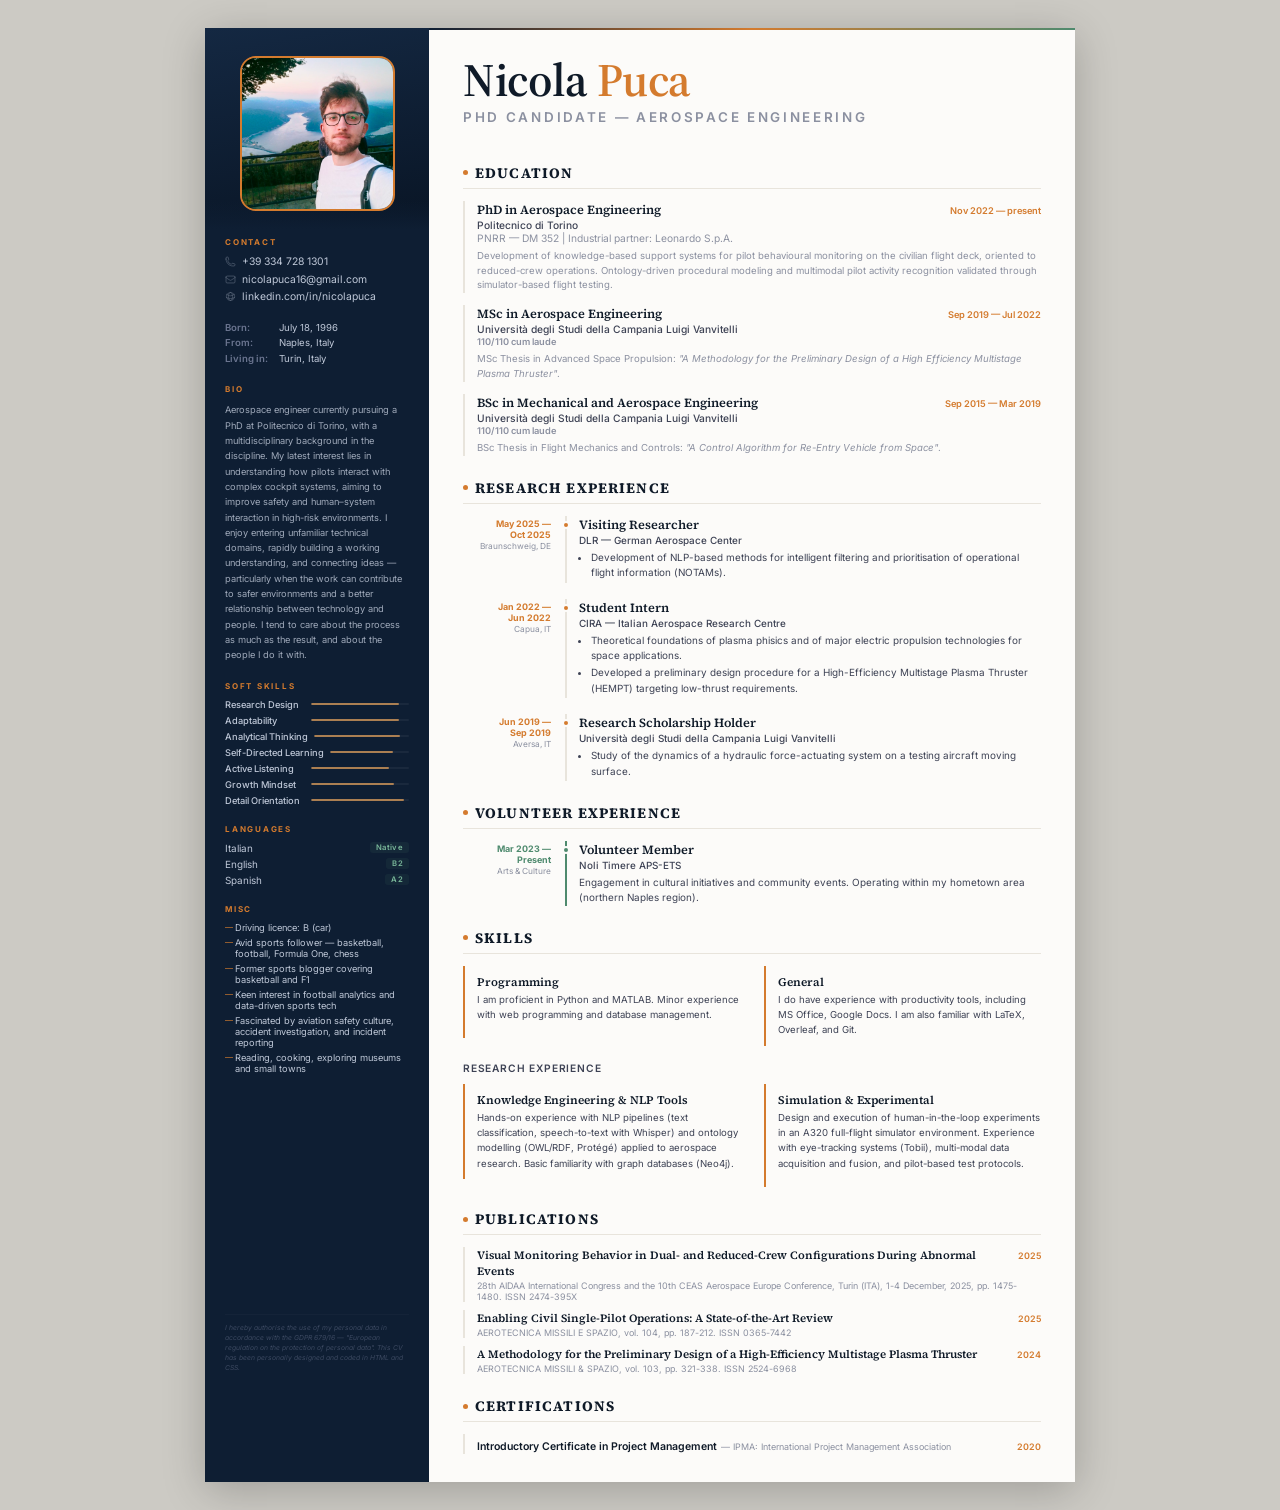
<file: index.html>
<!DOCTYPE html>
<html lang="en">
<head>
  <meta charset="UTF-8"/>
  <meta name="viewport" content="width=device-width, initial-scale=1.0"/>
  <title>Curriculum Vitae</title>
  <link href="https://fonts.googleapis.com/css2?family=Source+Serif+4:ital,wght@0,400;0,600;0,700;1,400&family=Inter:wght@300;400;500;600;700&display=swap" rel="stylesheet"/>
  <link rel="stylesheet" href="style.css"/>
</head>
<body>
<div class="cv-wrapper">
<div class="cv" id="cv"></div>
</div>
<script>
const ICONS = {
  'phone': `<svg fill="none" viewBox="0 0 24 24" stroke="currentColor" stroke-width="1.5"><path stroke-linecap="round" stroke-linejoin="round" d="M2.25 6.75c0 8.284 6.716 15 15 15h2.25a2.25 2.25 0 002.25-2.25v-1.372c0-.516-.351-.966-.852-1.091l-4.423-1.106c-.44-.11-.902.055-1.173.417l-.97 1.293c-.282.376-.769.542-1.21.38a12.035 12.035 0 01-7.143-7.143c-.162-.441.004-.928.38-1.21l1.293-.97c.363-.271.527-.734.417-1.173L6.963 3.102a1.125 1.125 0 00-1.091-.852H4.5A2.25 2.25 0 002.25 4.5v2.25z"/></svg>`,
  'mail': `<svg fill="none" viewBox="0 0 24 24" stroke="currentColor" stroke-width="1.5"><path stroke-linecap="round" stroke-linejoin="round" d="M21.75 6.75v10.5a2.25 2.25 0 01-2.25 2.25h-15a2.25 2.25 0 01-2.25-2.25V6.75m19.5 0A2.25 2.25 0 0019.5 4.5h-15a2.25 2.25 0 00-2.25 2.25m19.5 0v.243a2.25 2.25 0 01-1.07 1.916l-7.5 4.615a2.25 2.25 0 01-2.36 0L3.32 8.91a2.25 2.25 0 01-1.07-1.916V6.75"/></svg>`,
  'globe': `<svg fill="none" viewBox="0 0 24 24" stroke="currentColor" stroke-width="1.5"><path stroke-linecap="round" stroke-linejoin="round" d="M12 21a9.004 9.004 0 008.716-6.747M12 21a9.004 9.004 0 01-8.716-6.747M12 21c2.485 0 4.5-4.03 4.5-9S14.485 3 12 3m0 18c-2.485 0-4.5-4.03-4.5-9S9.515 3 12 3m0 0a8.997 8.997 0 017.843 4.582M12 3a8.997 8.997 0 00-7.843 4.582m15.686 0A11.953 11.953 0 0112 10.5c-2.998 0-5.74-1.1-7.843-2.918m15.686 0A8.959 8.959 0 0121 12c0 .778-.099 1.533-.284 2.253m0 0A17.919 17.919 0 0112 16.5c-3.162 0-6.133-.815-8.716-2.247m0 0A9.015 9.015 0 013 12c0-1.605.42-3.113 1.157-4.418"/></svg>`
};

function esc(s){const e=document.createElement('span');e.textContent=s;return e.innerHTML;}

function escButAllowTags(html){
  const result=html.replace(/&/g,'&amp;').replace(/</g,'&lt;').replace(/>/g,'&gt;').replace(/"/g,'&quot;');
  return result.replace(/&lt;i&gt;/g,'<i>').replace(/&lt;\/i&gt;/g,'</i>').replace(/&lt;em&gt;/g,'<em>').replace(/&lt;\/em&gt;/g,'</em>').replace(/&lt;b&gt;/g,'<b>').replace(/&lt;\/b&gt;/g,'</b>').replace(/&lt;strong&gt;/g,'<strong>').replace(/&lt;\/strong&gt;/g,'</strong>').replace(/&lt;br&gt;/g,'<br>');
}

function createBarGauge(level){
  return `<div class="skill-bar"><div class="skill-bar-fill" style="width:${level}%"></div></div>`;
}

async function render(){
  const d=await(await fetch('data.json')).json();
  document.documentElement.lang=d.meta.lang;
  document.title=d.meta.title;

  const bioHtml = Array.isArray(d.persona.bio)
    ? d.persona.bio.map(p=>esc(p)).join(' ')
    : esc(d.persona.bio);

  const sidebar=`
  <aside class="sidebar">
    <div class="sidebar-header">
      ${d.persona.photo
        ? `<img class="avatar-photo" src="${esc(d.persona.photo)}" alt="${esc(d.persona.firstName+' '+d.persona.lastName)}">`
        : `<div class="avatar-circle">${esc(d.persona.initials)}</div>`}
    </div>
    <div class="sidebar-body">

      <div class="s-block">
        <div class="s-title">Contact</div>
        <div class="ct-list">
          ${d.contacts.map(c=>`<div class="ct">${ICONS[c.icon]||''}${c.url?`<a href="${esc(c.url)}" target="_blank" rel="noopener">${esc(c.value)}</a>`:`<span>${esc(c.value)}</span>`}</div>`).join('')}
        </div>
      </div>

      <div class="s-block">
        <div class="info-row"><span class="info-label">Born:</span><span class="info-value">${esc(d.persona.birthDate)}</span></div>
        <div class="info-row"><span class="info-label">From:</span><span class="info-value">${esc(d.persona.birthPlace)}</span></div>
        <div class="info-row"><span class="info-label">Living in:</span><span class="info-value">${esc(d.persona.livingIn)}</span></div>
      </div>

      <div class="s-block">
        <div class="s-title">Bio</div>
        <p class="bio-text">${bioHtml}</p>
      </div>

      <div class="s-block">
        <div class="s-title">Soft Skills</div>
        <div class="soft-skills-list">
          ${d.softSkills.map(s=>`<div class="soft-skill-row"><span class="soft-skill-name">${esc(s.name)}</span>${createBarGauge(s.level)}</div>`).join('')}
        </div>
      </div>

      <div class="s-block">
        <div class="s-title">Languages</div>
        ${d.languages.map(l=>`<div class="lang-row"><span class="lang-name">${esc(l.name)}</span><span class="lang-lvl">${esc(l.level)}</span></div>`).join('')}
      </div>

      <div class="s-block">
        <div class="s-title">Misc</div>
        ${d.misc.map(m=>`<div class="misc-item">${esc(m)}</div>`).join('')}
      </div>

      <div class="gdpr">${esc(d.gdpr)}</div>

    </div>
  </aside>`;

  const main=`
  <main class="main">
    <header class="main-header">
      <div class="name">${esc(d.persona.firstName)} <span>${esc(d.persona.lastName)}</span></div>
      <div class="role">${esc(d.persona.title)}</div>
    </header>
    <div class="main-body">

      <div class="sec">
        <div class="sec-title"><span class="sec-dot"></span>Education</div>
        ${d.education.map(e=>`<div class="edu"><div class="edu-top"><span class="edu-deg">${esc(e.degree)}</span><span class="edu-when">${esc(e.period)}</span></div><div class="edu-where">${esc(e.institution)}</div>${e.grade?`<div class="edu-grade">${esc(e.grade)}</div>`:''}${e.funding?`<div class="edu-funding">${esc(e.funding)}</div>`:''}${e.note?`<div class="edu-note">${escButAllowTags(e.note)}</div>`:''}</div>`).join('')}
      </div>

      <div class="sec">
        <div class="sec-title"><span class="sec-dot"></span>Research Experience</div>
        ${d.experience.map(e=>`<div class="exp"><div class="exp-side"><span class="exp-when">${escButAllowTags(e.period)}</span><span class="exp-where">${esc(e.location)}</span></div><div class="exp-body"><div class="exp-role">${esc(e.role)}</div><div class="exp-org">${esc(e.organisation)}</div><div class="exp-desc">${e.bullets?'<ul>'+e.bullets.map(b=>`<li>${esc(b)}</li>`).join('')+'</ul>':esc(e.description||'')}</div></div></div>`).join('')}
      </div>

      ${d.volunteer&&d.volunteer.length?`<div class="sec"><div class="sec-title"><span class="sec-dot"></span>Volunteer Experience</div>${d.volunteer.map(v=>`<div class="vol"><div class="vol-side"><span class="vol-when">${escButAllowTags(v.period)}</span><span class="vol-cat">${esc(v.category)}</span></div><div class="vol-body"><div class="vol-role">${esc(v.role)}</div><div class="vol-org">${esc(v.organisation)}</div><div class="vol-desc">${esc(v.description)}</div></div></div>`).join('')}</div>`:''}

      <div class="sec">
        <div class="sec-title"><span class="sec-dot"></span>Skills</div>
        <div class="skills-grid">
          ${d.skillAreas.filter(s => !s.section || s.section === 'core').map(s=>`<div class="skill-area"><div class="skill-area-name">${esc(s.area)}</div><div class="skill-area-items">${esc(s.items)}</div></div>`).join('')}
        </div>
        ${d.skillAreas.some(s => s.section === 'research') ? `
        <div class="research-skills-group">
          <div class="research-subtitle">Research Experience</div>
          <div class="skills-grid">
            ${d.skillAreas.filter(s => s.section === 'research').map(s=>`<div class="skill-area"><div class="skill-area-name">${esc(s.area)}</div><div class="skill-area-items">${esc(s.items)}</div></div>`).join('')}
          </div>
        </div>
        ` : ''}
      </div>

      ${d.publications&&d.publications.length?`<div class="sec"><div class="sec-title"><span class="sec-dot"></span>Publications</div>${d.publications.map(p=>`<div class="pub"><div class="pub-top"><div class="pub-title">${p.url?`<a href="${esc(p.url)}" target="_blank" rel="noopener">${esc(p.title)}</a>`:esc(p.title)}</div><span class="pub-year">${esc(p.year)}</span></div><div class="pub-venue">${esc(p.venue)}</div></div>`).join('')}</div>`:''}

      ${d.certifications&&d.certifications.length?`<div class="sec"><div class="sec-title"><span class="sec-dot"></span>Certifications</div>${d.certifications.map(c=>`<div class="cert-row"><div><span class="cert-name">${esc(c.title)}</span> <span class="cert-from">— ${esc(c.issuer)}</span></div><span class="cert-year">${esc(c.year)}</span></div>`).join('')}</div>`:''}

    </div>
  </main>`;

  document.getElementById('cv').innerHTML=sidebar+main;
}
render();
</script>
</body>
</html>
</file>
<file: style.css>
/* ══════════════════════════════════════
   CV — Minimal Editorial Style
   Fonts: Source Serif 4 + Inter
   ══════════════════════════════════════ */
*, *::before, *::after { box-sizing: border-box; margin: 0; padding: 0; }

:root {
  --sidebar-bg: #0e1e33;
  --sidebar-top: #142842;
  --accent: #d47b2e;
  --accent-light: #e8a45c;
  --accent-faint: rgba(212,123,46,0.08);
  --green: #4e8a6e;
  --green-light: #7ab89a;
  --main-bg: #fcfbf9;
  --card-bg: #fff;
  --text-dark: #0f1a28;
  --text-mid: #3d4254;
  --text-light: #8b90a0;
  --sidebar-text: #bfc8d8;
  --sidebar-muted: #6b7590;
  --divider: #e8e4dc;
  --sidebar-w: 224px;
}

body { font-family:'Inter',sans-serif; background:#cccac4; display:flex; justify-content:center; align-items:flex-start; min-height:100vh; padding:28px 14px; }
.cv-wrapper { width:100%; max-width:870px; box-shadow:0 8px 40px rgba(0,0,0,0.22); }
.cv { display:grid; grid-template-columns:var(--sidebar-w) 1fr; }

/* ═══ SIDEBAR ═══ */
.sidebar { background:var(--sidebar-bg); color:var(--sidebar-text); padding:0 0 20px; }

.sidebar-header { width:100%; padding:28px 20px 18px; background:linear-gradient(170deg,var(--sidebar-top) 0%,#091525 100%); text-align:center; position:relative; }
.sidebar-header::after { content:''; position:absolute; bottom:0;left:0;right:0; height:28px; background:linear-gradient(to top,var(--sidebar-bg),transparent); }
.avatar-circle { width:78px;height:78px; border-radius:50%; border:2px solid var(--accent); background:var(--sidebar-top); display:flex;align-items:center;justify-content:center; font-family:'Source Serif 4',serif; font-size:1.5rem;font-weight:700; color:var(--accent-light); margin:0 auto; position:relative;z-index:1; }
.avatar-photo { width:155px;height:155px; border-radius:16px; border:2px solid var(--accent); object-fit:cover; object-position:center top; margin:0 auto; display:block; position:relative;z-index:1; }

.sidebar-body { padding:8px 20px 0; }

.s-title { font-size:0.5rem;font-weight:700; letter-spacing:0.22em;text-transform:uppercase; color:var(--accent); margin-bottom:8px; }
.s-block { margin-bottom:18px; }

/* Contacts */
.ct-list { display:flex;flex-direction:column;gap:4px; }
.ct { display:flex;align-items:center;gap:6px; font-size:0.65rem;line-height:1.3;color:var(--sidebar-text); }
.ct svg { width:11px;height:11px;flex-shrink:0;opacity:0.4; }
.ct a { color:inherit;text-decoration:none; }
.ct a:hover { color:var(--accent-light); }

/* Personal info */
.info-row { display:flex; gap:6px; margin-bottom:3px; font-size:0.6rem; line-height:1.35; }
.info-label { color:var(--sidebar-muted); font-weight:600; min-width:48px; }
.info-value { color:var(--sidebar-text); }

/* Bio */
.bio-text { font-size:0.58rem;line-height:1.65;color:var(--sidebar-text);opacity:0.82; }

/* Soft skills — horizontal bars */
.soft-skills-list { display:flex; flex-direction:column; gap:5px; }

.soft-skill-row { display:flex; align-items:center; gap:6px; }
.soft-skill-name { font-size:0.58rem; color:var(--sidebar-text); font-weight:500; flex-shrink:0; min-width:80px; }
.skill-bar { flex:1; height:2px; background:rgba(255,255,255,0.05); border-radius:1px; overflow:hidden; }
.skill-bar-fill { height:100%; background:var(--accent-light); border-radius:1px; transition:width 0.3s ease; opacity:0.7; }

/* Languages */
.lang-row { display:flex;justify-content:space-between;align-items:center;margin-bottom:4px; }
.lang-name { font-size:0.62rem; }
.lang-lvl { font-size:0.48rem;font-weight:600;padding:1px 6px;border-radius:3px; background:rgba(78,138,110,0.1);color:var(--green-light); letter-spacing:0.04em; }

/* Misc */
.misc-item { font-size:0.58rem; color:var(--sidebar-text); margin-bottom:4px; padding-left:10px; position:relative; }
.misc-item::before { content:'—'; position:absolute; left:0; color:var(--accent); font-size:0.5rem; }

/* GDPR */
.gdpr { font-size:0.42rem; color:var(--sidebar-muted); opacity:0.5; line-height:1.5; margin-top:240px; padding-top:8px; border-top:1px solid rgba(255,255,255,0.05); font-style:italic; }

/* ═══ MAIN ═══ */
.main { background:var(--main-bg);padding:0; }

.main-header { padding:28px 34px 22px; position:relative; }
.main-header::before { content:''; position:absolute;top:0;left:0;right:0; height:2px; background:linear-gradient(90deg,var(--sidebar-bg) 0%,var(--accent) 50%,var(--green) 100%); }
.name { font-family:'Source Serif 4',serif; font-size:2.9rem;font-weight:600; color:var(--text-dark);line-height:1.05;margin-bottom:4px; letter-spacing:-0.01em; }
.name span { color:var(--accent); }
.role { font-size:0.84rem;font-weight:600; letter-spacing:0.2em;text-transform:uppercase; color:var(--text-light); }

.main-body { padding:16px 34px 28px; }

/* Section */
.sec { margin-bottom:22px; }
.sec:last-child { margin-bottom:0; }
.sec-title { font-family:'Source Serif 4',serif; font-size:0.9rem;font-weight:700; letter-spacing:0.08em; text-transform:uppercase; color:var(--text-dark);margin-bottom:12px; padding-bottom:5px; border-bottom:1px solid var(--divider); display:flex;align-items:center;gap:7px; }
.sec-dot { width:5px;height:5px;border-radius:50%;background:var(--accent);flex-shrink:0; }

/* Education — borderless */
.edu { margin-bottom:12px; padding-left:12px; border-left:2px solid var(--divider); }
.edu:last-child { margin-bottom:0; }
.edu-top { display:flex;justify-content:space-between;align-items:baseline;margin-bottom:1px; }
.edu-deg { font-family:'Source Serif 4',serif;font-size:0.78rem;font-weight:600;color:var(--text-dark); }
.edu-when { font-size:0.58rem;font-weight:600;color:var(--accent);white-space:nowrap; }
.edu-where { font-size:0.64rem;color:var(--text-mid);font-weight:500; }
.edu-grade { font-size:0.58rem;color:var(--text-light);font-weight:600;margin-top:1px; }
.edu-funding { font-size:0.64rem;color:var(--text-light);margin-top:1px; }
.edu-note { font-size:0.6rem;color:var(--text-light);line-height:1.55;margin-top:5px; }

/* Experience — clean timeline */
.exp { display:grid;grid-template-columns:88px 1fr;gap:0 14px;margin-bottom:16px; }
.exp:last-child { margin-bottom:0; }
.exp-side { padding-top:2px;text-align:right; }
.exp-when { font-size:0.56rem;font-weight:700;color:var(--accent);display:block;margin-bottom:1px; }
.exp-where { font-size:0.52rem;color:var(--text-light);display:block; }
.exp-body { padding-left:14px; position:relative; }
.exp-body::before { content:''; position:absolute; left:0;top:0;bottom:0; width:2px; background:var(--divider); }
.exp-body::after { content:''; position:absolute; left:-3px;top:5px; width:8px;height:8px; border-radius:50%; background:var(--accent); border:2px solid var(--main-bg); }
.exp-role { font-family:'Source Serif 4',serif;font-size:0.78rem;font-weight:600;color:var(--text-dark);margin-bottom:1px; }
.exp-org { font-size:0.62rem;color:var(--text-mid);font-weight:500;margin-bottom:4px; }
.exp-desc { font-size:0.62rem;color:var(--text-mid);line-height:1.55; }
.exp-desc ul { margin:2px 0 0 12px; }
.exp-desc ul li { margin-bottom:2px; }

/* Volunteer — similar to experience with green accent */
.vol { display:grid;grid-template-columns:88px 1fr;gap:0 14px;margin-bottom:16px; }
.vol:last-child { margin-bottom:0; }
.vol-side { padding-top:2px;text-align:right; }
.vol-when { font-size:0.56rem;font-weight:700;color:var(--green);display:block;margin-bottom:1px; }
.vol-cat { font-size:0.52rem;color:var(--text-light);display:block; }
.vol-body { padding-left:14px; position:relative; }
.vol-body::before { content:''; position:absolute; left:0;top:0;bottom:0; width:2px; background:var(--green); }
.vol-body::after { content:''; position:absolute; left:-3px;top:5px; width:8px;height:8px; border-radius:50%; background:var(--green); border:2px solid var(--main-bg); }
.vol-role { font-family:'Source Serif 4',serif;font-size:0.78rem;font-weight:600;color:var(--text-dark);margin-bottom:1px; }
.vol-org { font-size:0.62rem;color:var(--text-mid);font-weight:500;margin-bottom:4px; }
.vol-desc { font-size:0.62rem;color:var(--text-mid);line-height:1.55; }

/* Skills — left-accent cards */
.skill-area { padding:8px 0 8px 12px; margin-bottom:8px; border-left:2px solid var(--accent); }
.skill-area:last-child { margin-bottom:0; }
.skill-area-name { font-family:'Source Serif 4',serif; font-size:0.72rem; font-weight:600; color:var(--text-dark); margin-bottom:2px; }
.skill-area-items { font-size:0.6rem; color:var(--text-mid); line-height:1.6; }

/* Skills Grid — 2x2 layout */
.skills-grid { display:grid; grid-template-columns:1fr 1fr; gap:0 24px; margin-bottom:16px; }
.research-skills-group { margin-top:12px; }
.research-subtitle { font-size:0.64rem; font-weight:600; color:var(--text-mid); text-transform:uppercase; letter-spacing:0.08em; margin-bottom:10px; margin-top:8px; }

/* Publications — clean */
.pub { margin-bottom:8px; padding-left:12px; border-left:2px solid var(--divider); }
.pub:last-child { margin-bottom:0; }
.pub-top { display:flex; justify-content:space-between; align-items:baseline; gap:10px; }
.pub-title { font-family:'Source Serif 4',serif;font-size:0.7rem;font-weight:600;color:var(--text-dark);margin-bottom:1px; }
.pub-title a { color:var(--text-dark);text-decoration:none; transition:color 0.2s; }
.pub-title a:hover { color:var(--accent); }
.pub-venue { font-size:0.56rem;color:var(--text-light); }
.pub-year { font-size:0.56rem;font-weight:600;color:var(--accent);white-space:nowrap; }

/* Certifications — inline */
.cert-row { display:flex;justify-content:space-between;align-items:baseline; margin-bottom:5px; padding-left:12px; border-left:2px solid var(--divider); }
.cert-row:last-child { margin-bottom:0; }
.cert-name { font-size:0.66rem;font-weight:600;color:var(--text-dark); }
.cert-from { font-size:0.56rem;color:var(--text-light); }
.cert-year { font-size:0.56rem;font-weight:600;color:var(--accent);white-space:nowrap; }

@media print { body{background:none;padding:0} .cv-wrapper{box-shadow:none;max-width:none} }
</file>
